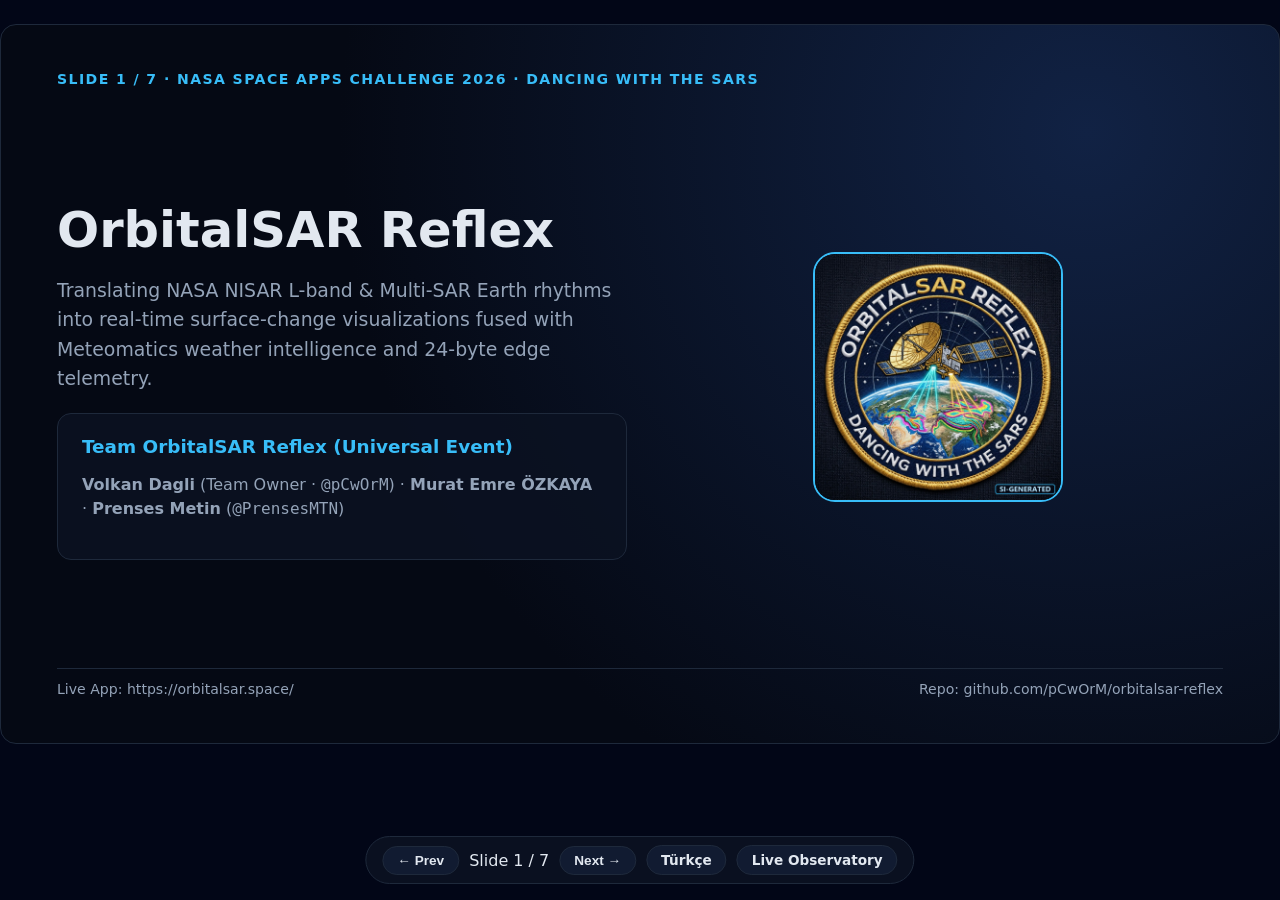
<file: demo/slides.html>
<!DOCTYPE html>
<html lang="en">
<head>
  <meta charset="UTF-8" />
  <meta name="viewport" content="width=device-width, initial-scale=1.0" />
  <title>OrbitalSAR Reflex — 7-Slide NASA Space Apps 2026 Demonstration</title>
  <link rel="icon" type="image/jpeg" href="../assets/orbitalsar_reflex_mission_patch.jpg" />
  <style>
    @page { size: 1280px 720px; margin: 0; }
    :root {
      --bg: #050914;
      --panel: #0b1222;
      --border: #1e293b;
      --accent: #38bdf8;
      --amber: #f59e0b;
      --emerald: #10b981;
      --rose: #f43f5e;
      --text: #e2e8f0;
      --muted: #94a3b8;
    }
    * { box-sizing: border-box; }
    body {
      margin: 0;
      background: #020617;
      color: var(--text);
      font-family: "Inter", system-ui, -apple-system, Segoe UI, Roboto, sans-serif;
    }
    .controls {
      position: fixed;
      bottom: 16px;
      left: 50%;
      transform: translateX(-50%);
      display: flex;
      gap: 10px;
      align-items: center;
      background: rgba(11, 18, 34, 0.92);
      border: 1px solid var(--border);
      border-radius: 999px;
      padding: 8px 16px;
      z-index: 999;
    }
    .controls button, .controls a {
      background: #111b31;
      color: var(--text);
      border: 1px solid var(--border);
      border-radius: 999px;
      padding: 6px 14px;
      font-weight: 600;
      font-size: 0.85rem;
      cursor: pointer;
      text-decoration: none;
    }
    .controls button:hover, .controls a:hover { border-color: var(--accent); }
    .slide {
      width: 1280px;
      height: 720px;
      margin: 24px auto;
      padding: 46px 56px;
      background: radial-gradient(circle at 85% 15%, #112244 0%, var(--bg) 60%);
      border: 1px solid var(--border);
      border-radius: 16px;
      display: none;
      flex-direction: column;
      justify-content: space-between;
      page-break-after: always;
      position: relative;
      overflow: hidden;
    }
    .slide.active { display: flex; }
    .slide-kicker {
      font-size: 0.88rem;
      text-transform: uppercase;
      letter-spacing: 0.1em;
      color: var(--accent);
      font-weight: 700;
    }
    h1 { margin: 8px 0 12px; font-size: 3.1rem; line-height: 1.1; }
    h2 { margin: 8px 0 14px; font-size: 2.15rem; line-height: 1.18; }
    p.lead { font-size: 1.18rem; color: var(--muted); max-width: 900px; line-height: 1.55; }
    .grid-2 { display: grid; grid-template-columns: 1fr 1fr; gap: 26px; align-items: stretch; }
    .grid-3 { display: grid; grid-template-columns: repeat(3, 1fr); gap: 20px; }
    .box {
      background: rgba(11, 18, 34, 0.88);
      border: 1px solid var(--border);
      border-radius: 14px;
      padding: 22px 24px;
    }
    .box h3 { margin: 0 0 8px; color: var(--accent); font-size: 1.15rem; }
    .box p, .box li { color: var(--muted); font-size: 1.0rem; line-height: 1.5; }
    .stat-big { font-size: 2.3rem; font-weight: 800; color: var(--text); margin: 4px 0; }
    .patch-hero { width: 250px; height: 250px; border-radius: 22px; object-fit: cover; border: 2px solid var(--accent); }
    .code-bar {
      font-family: ui-monospace, SFMono-Regular, Menlo, monospace;
      background: #020617;
      border: 1px solid var(--border);
      padding: 14px 18px;
      border-radius: 10px;
      color: var(--accent);
      font-size: 1.02rem;
    }
    .foot {
      display: flex;
      justify-content: space-between;
      font-size: 0.88rem;
      color: var(--muted);
      border-top: 1px solid var(--border);
      padding-top: 12px;
    }
    @media print {
      body { background: var(--bg); }
      .controls { display: none; }
      .slide { display: flex !important; margin: 0; border: none; border-radius: 0; }
    }
  </style>
</head>
<body>
  <div class="controls">
    <button type="button" onclick="prevSlide()">← Prev</button>
    <span id="counter">Slide 1 / 7</span>
    <button type="button" onclick="nextSlide()">Next →</button>
    <a href="slides_tr.html">Türkçe</a>
    <a href="../index.html?lang=en">Live Observatory</a>
  </div>

  <!-- SLIDE 1 -->
  <section class="slide active">
    <div class="slide-kicker">Slide 1 / 7 · NASA Space Apps Challenge 2026 · Dancing with the SARs</div>
    <div class="grid-2" style="align-items:center;">
      <div>
        <h1>OrbitalSAR Reflex</h1>
        <p class="lead">
          Translating NASA NISAR L-band &amp; Multi-SAR Earth rhythms into real-time surface-change
          visualizations fused with Meteomatics weather intelligence and 24-byte edge telemetry.
        </p>
        <div class="box" style="margin-top:20px;">
          <h3>Team OrbitalSAR Reflex (Universal Event)</h3>
          <p><strong>Volkan Dagli</strong> (Team Owner · <code>@pCwOrM</code>) · <strong>Murat Emre ÖZKAYA</strong> · <strong>Prenses Metin</strong> (<code>@PrensesMTN</code>)</p>
        </div>
      </div>
      <div style="display:flex;justify-content:center;">
        <img src="../assets/orbitalsar_reflex_mission_patch.jpg" alt="OrbitalSAR Reflex Mission Patch" class="patch-hero" />
      </div>
    </div>
    <div class="foot"><span>Live App: https://orbitalsar.space/</span><span>Repo: github.com/pCwOrM/orbitalsar-reflex</span></div>
  </section>

  <!-- SLIDE 2 -->
  <section class="slide">
    <div class="slide-kicker">Slide 2 / 7 · The Challenge &amp; Latency Bottleneck</div>
    <div>
      <h2>Seeing Through Clouds — Without Drowning in Gigabytes</h2>
      <p class="lead">Earth's surface shifts continuously through floods, quakes, wildfires, and glacial surges. Radar penetrates darkness and storms, yet two gaps delay public action:</p>
    </div>
    <div class="grid-3">
      <div class="box">
        <h3>1. Perceptual Barrier</h3>
        <p>Raw SAR covariance matrices (<code>GCOV</code>) and unwrapped interferograms (<code>GUNW</code>) are hard for communities and emergency planners to interpret alongside weather drivers.</p>
      </div>
      <div class="box">
        <h3>2. Downlink Bottleneck</h3>
        <div class="stat-big">1.8 GB → 24 B</div>
        <p>Standard SAR scenes demand multi-gigabyte links. Critical flood or seismic trigger alerts wait hours unless distilled deterministically on the edge.</p>
      </div>
      <div class="box">
        <h3>3. Ambiguous Backscatter</h3>
        <p>Radar drops occur in both quiet lakes and flash floods. Cross-checking SAR coherence loss with high-resolution precipitation removes false alarms.</p>
      </div>
    </div>
    <div class="foot"><span>Dancing with the SARs</span><span>OrbitalSAR Reflex · Slide 2</span></div>
  </section>

  <!-- SLIDE 3 -->
  <section class="slide">
    <div class="slide-kicker">Slide 3 / 7 · Architecture &amp; Physical Scattering Model</div>
    <div>
      <h2>Dual-Frequency SAR + Meteomatics Physical Fusion</h2>
      <p class="lead">Combining NASA NISAR L-band (~24 cm) canopy penetration with Sentinel-1 C-band (~5.6 cm) surface sensitivity and live meteorological telemetry.</p>
    </div>
    <div class="grid-2">
      <div class="box">
        <h3>Verified Data Ingestion Pipeline</h3>
        <ul>
          <li><strong>NASA CMR NISAR L2:</strong> <code>C2854338529-ASF</code> (GCOV) &amp; <code>C2854335566-ASF</code> (GUNW InSAR)</li>
          <li><strong>NASA ASF Vertex:</strong> Sentinel-1 GRD/SLC &amp; Quad-Pol UAVSAR L-band</li>
          <li><strong>Microsoft Planetary Computer:</strong> Public STAC <code>sentinel-1-rtc</code></li>
          <li><strong>Meteomatics API:</strong> <code>precip_24h:mm</code>, <code>t_2m:C</code>, wind &amp; RH synced to pass epochs</li>
        </ul>
      </div>
      <div class="box">
        <h3>Physical Scattering Signatures</h3>
        <ul>
          <li><strong>Specular Flood Drop:</strong> Δσ⁰ ≤ −3.0 dB &amp; Δγ ≥ 0.35 + rain verification</li>
          <li><strong>Canopy Penetration (L-Band):</strong> Double-bounce trunk flooding &amp; RVI burn scars</li>
          <li><strong>Repeat-Pass Deformation:</strong> GUNW interferometric phase shift &amp; coherence loss</li>
          <li><strong>Cryosphere Surge:</strong> Sub-zero temperature gate isolating basal ice shear</li>
        </ul>
      </div>
    </div>
    <div class="foot"><span>src/nasa_stac_client.py · src/sar_reflex_core.py</span><span>OrbitalSAR Reflex · Slide 3</span></div>
  </section>

  <!-- SLIDE 4 -->
  <section class="slide">
    <div class="slide-kicker">Slide 4 / 7 · 0-SRAM / 24-Byte Deterministic Edge Telemetry</div>
    <div>
      <h2>From Gigabyte Granules to 24-Byte Verified Reflex Packets</h2>
      <p class="lead">Every anomaly is distilled into a fixed little-endian binary frame (<code>&lt;IffffBBH&gt;</code>) protected by CRC-16, achieving &gt;7.5×10⁷× alert bandwidth compression.</p>
    </div>
    <div class="code-bar">
      Göksu Sample Frame (24 B): ab 89 d5 6a | ae 47 11 42 | 85 eb 07 42 | c1 a8 c0 c0 | 0a d7 23 3f | 01 | 91 | 19 71
    </div>
    <div class="grid-3">
      <div class="box">
        <h3>Bytes 0–11 (Space-Time)</h3>
        <p><code>uint32</code> epoch seconds + <code>float32</code> latitude &amp; longitude pinpoint exact disaster footprint.</p>
      </div>
      <div class="box">
        <h3>Bytes 12–21 (SAR Physics)</h3>
        <p><code>float32</code> Δσ⁰ (dB), <code>float32</code> Δγ coherence drop, <code>uint8</code> anomaly code (0–5) &amp; severity (0–255).</p>
      </div>
      <div class="box">
        <h3>Bytes 22–23 (CRC-16)</h3>
        <p>Deterministic <code>zlib.crc32(body) &amp; 0xFFFF</code> checksum blocks bit corruption across narrowband downlinks.</p>
      </div>
    </div>
    <div class="foot"><span>Bit-identical in Python &amp; Web Browser JS</span><span>OrbitalSAR Reflex · Slide 4</span></div>
  </section>

  <!-- SLIDE 5 -->
  <section class="slide">
    <div class="slide-kicker">Slide 5 / 7 · Hometown Case Study: Göksu Delta &amp; Mersin–Taurus Basin, Turkey</div>
    <div>
      <h2>Storm Pulse × NISAR L-Band Flood Reflex (36.32°N, 33.98°E)</h2>
      <p class="lead">Our hometown basin connects Taurus mountain runoff to ecologically vital Göksu wetlands and coastal farms.</p>
    </div>
    <div class="grid-2">
      <div class="box">
        <h3>Verified October 2026 Multi-Sensor Sync</h3>
        <ul>
          <li><strong>NASA NISAR GCOV:</strong> <code>NISAR_L2_PR_GCOV_033_100_A_020...</code> (2026-10-19)</li>
          <li><strong>NASA NISAR GUNW:</strong> 12-day pair <code>2026-10-07 → 2026-10-19</code></li>
          <li><strong>Planetary Computer S1:</strong> Live Mersin coastal <code>sentinel-1-rtc</code> swath</li>
          <li><strong>Meteomatics 24h Rain Peak:</strong> <strong>42.59 mm/24h</strong> logged inside window</li>
        </ul>
      </div>
      <div class="box">
        <h3>OrbitalSAR Reflex Verdict</h3>
        <div class="stat-big" style="color:var(--accent);">FLOOD_INUNDATION</div>
        <p>Δσ⁰ = <strong>−6.02 dB</strong> · Coherence Drop Δγ = <strong>0.64</strong> · Severity = <strong>145/255</strong> · Weather×SAR Confidence = <strong>74.5%</strong>.</p>
        <p>Interactive layer wipe compares NISAR <code>HHHH</code> / <code>HVHV</code> polarizations against <code>GUNW</code> and Sentinel-1 VV/VH.</p>
      </div>
    </div>
    <div class="foot"><span>Göksu Delta &amp; Mersin–Taurus Corridor</span><span>OrbitalSAR Reflex · Slide 5</span></div>
  </section>

  <!-- SLIDE 6 -->
  <section class="slide">
    <div class="slide-kicker">Slide 6 / 7 · Global Dance Across 4 Study Continents</div>
    <div>
      <h2>Four Distinct Surface Physics Regimes Verified Live</h2>
    </div>
    <div class="grid-3">
      <div class="box">
        <h3>Hayward Fault, CA (USA)</h3>
        <p><strong>SURFACE_DEFORMATION (Sev 76)</strong><br/>NISAR <code>GUNW</code> (2026-10-09→21) + NASA Quad-Pol L-band <strong>UAVSAR</strong> track fault creep &amp; Delta levees.</p>
      </div>
      <div class="box">
        <h3>Central Amazon (Brazil)</h3>
        <p><strong>WILDFIRE_SCAR (Sev 93)</strong><br/>NISAR L-band <code>DHDH</code> penetrates closed canopy (ΔRVI = −0.81) where optical clouds blind passive sensors.</p>
      </div>
      <div class="box">
        <h3>Malaspina Glacier (Alaska)</h3>
        <p><strong>GLACIER_SURGE (Sev 98)</strong><br/>Sub-zero Meteomatics gating (−3.8 °C) isolates Δγ = 0.78 basal ice shear in NISAR InSAR pairs.</p>
      </div>
    </div>
    <div class="box">
      <h3>Live Browser NASA + STAC Explorer</h3>
      <p>The live web observatory queries <code>cmr.earthdata.nasa.gov</code> &amp; Planetary Computer STAC in real time via CORS for instant citizen-science verification.</p>
    </div>
    <div class="foot"><span>4 Verified Regions · 24 NISAR + 12 ASF + 12 S1-RTC + Weather Series</span><span>OrbitalSAR Reflex · Slide 6</span></div>
  </section>

  <!-- SLIDE 7 -->
  <section class="slide">
    <div class="slide-kicker">Slide 7 / 7 · Open-Source Impact, Verification &amp; Credits</div>
    <div>
      <h2>Open, Reproducible &amp; Tested for Spaceflight-Grade Clarity</h2>
    </div>
    <div class="grid-2">
      <div class="box">
        <h3>Verification &amp; Open Access</h3>
        <ul>
          <li><strong>Live Web Observatory:</strong> <code>https://orbitalsar.space/</code></li>
          <li><strong>Team Contact Email:</strong> <code>info@orbitalsar.space</code></li>
          <li><strong>MIT Open-Source Code:</strong> <code>github.com/pCwOrM/orbitalsar-reflex</code></li>
          <li><strong>Automated Unit Tests:</strong> <code>11/11 PASS</code> verifying CRC-16 framing, TLS client defaults, classification thresholds &amp; JSON dataset integrity.</li>
          <li><strong>Live Downloadable Binary:</strong> Export 24-byte <code>.bin</code> telemetry packets straight from browser sliders.</li>
        </ul>
      </div>
      <div class="box">
        <h3>NASA &amp; Global Collaborator Credits</h3>
        <ul>
          <li>NASA Earthdata CMR (NISAR L2 Provisional GCOV / GUNW)</li>
          <li>NASA Alaska Satellite Facility (Sentinel-1 &amp; UAVSAR)</li>
          <li>Microsoft Planetary Computer STAC (<code>sentinel-1-rtc</code>)</li>
          <li>Meteomatics Weather API (Global Offer Partner)</li>
        </ul>
      </div>
    </div>
    <div class="foot"><span>SI Disclosure: Mission patch &amp; scaffolding AI-assisted; zero NASA logos in AI assets.</span><span>OrbitalSAR Reflex · Slide 7 / 7</span></div>
  </section>

  <script>
    const slides = Array.from(document.querySelectorAll(".slide"));
    let idx = 0;
    function show(n) {
      idx = (n + slides.length) % slides.length;
      slides.forEach((s, i) => s.classList.toggle("active", i === idx));
      document.getElementById("counter").textContent = `Slide ${idx + 1} / ${slides.length}`;
    }
    function nextSlide() { show(idx + 1); }
    function prevSlide() { show(idx - 1); }
    window.addEventListener("keydown", (e) => {
      if (e.key === "ArrowRight" || e.key === " ") nextSlide();
      if (e.key === "ArrowLeft") prevSlide();
    });
  </script>
</body>
</html>
</file>
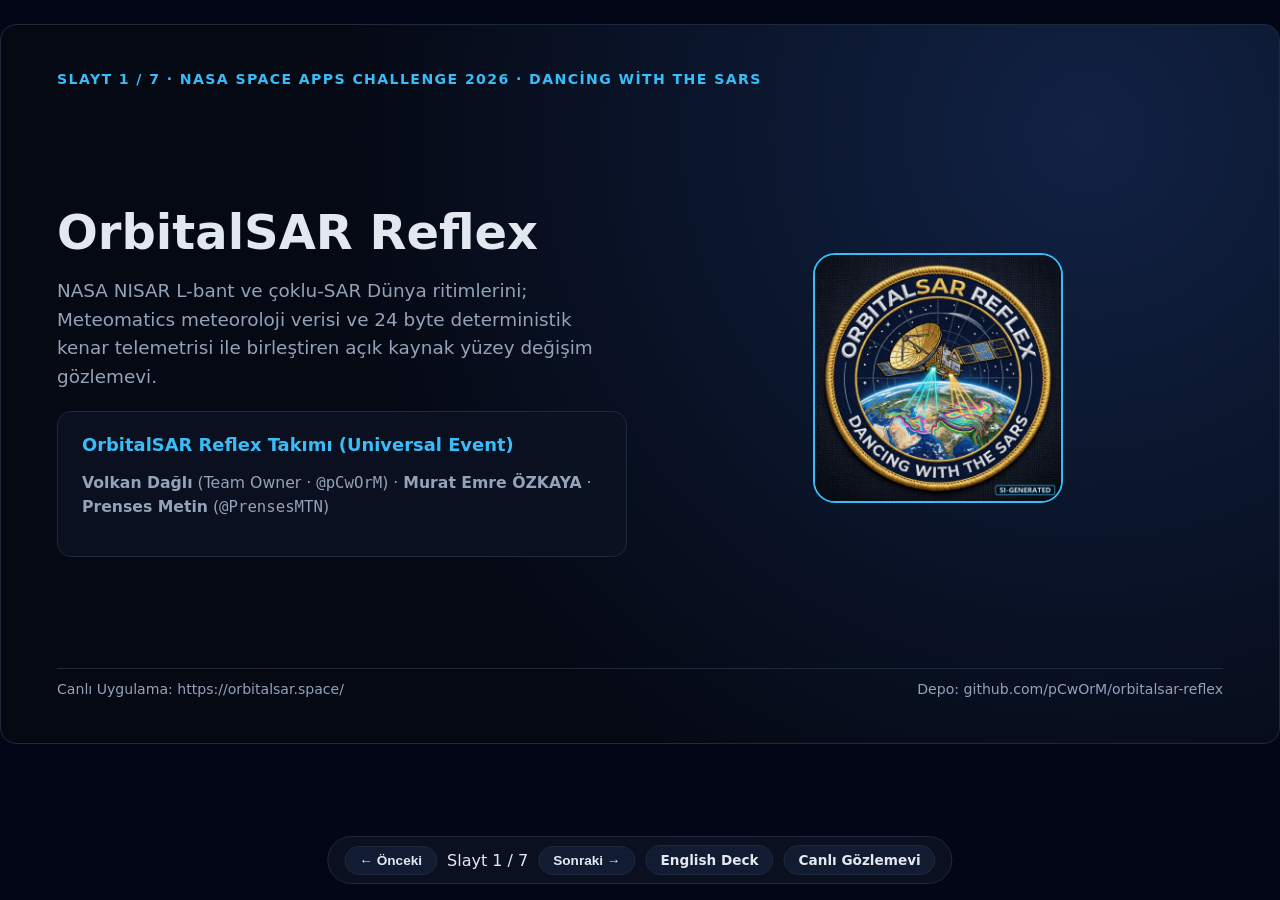
<file: demo/slides_tr.html>
<!DOCTYPE html>
<html lang="tr">
<head>
  <meta charset="UTF-8" />
  <meta name="viewport" content="width=device-width, initial-scale=1.0" />
  <title>OrbitalSAR Reflex — 7 Slaytlık NASA Space Apps 2026 Sunumu (Türkçe)</title>
  <link rel="icon" type="image/jpeg" href="../assets/orbitalsar_reflex_mission_patch.jpg" />
  <style>
    @page { size: 1280px 720px; margin: 0; }
    :root {
      --bg: #050914;
      --panel: #0b1222;
      --border: #1e293b;
      --accent: #38bdf8;
      --amber: #f59e0b;
      --emerald: #10b981;
      --rose: #f43f5e;
      --text: #e2e8f0;
      --muted: #94a3b8;
    }
    * { box-sizing: border-box; }
    body {
      margin: 0;
      background: #020617;
      color: var(--text);
      font-family: "Inter", "Segoe UI", system-ui, -apple-system, Roboto, sans-serif;
    }
    .controls {
      position: fixed;
      bottom: 16px;
      left: 50%;
      transform: translateX(-50%);
      display: flex;
      gap: 10px;
      align-items: center;
      background: rgba(11, 18, 34, 0.92);
      border: 1px solid var(--border);
      border-radius: 999px;
      padding: 8px 16px;
      z-index: 999;
    }
    .controls button, .controls a {
      background: #111b31;
      color: var(--text);
      border: 1px solid var(--border);
      border-radius: 999px;
      padding: 6px 14px;
      font-weight: 600;
      font-size: 0.85rem;
      cursor: pointer;
      text-decoration: none;
    }
    .controls button:hover, .controls a:hover { border-color: var(--accent); }
    .slide {
      width: 1280px;
      height: 720px;
      margin: 24px auto;
      padding: 46px 56px;
      background: radial-gradient(circle at 85% 15%, #112244 0%, var(--bg) 60%);
      border: 1px solid var(--border);
      border-radius: 16px;
      display: none;
      flex-direction: column;
      justify-content: space-between;
      page-break-after: always;
      position: relative;
      overflow: hidden;
    }
    .slide.active { display: flex; }
    .slide-kicker {
      font-size: 0.88rem;
      text-transform: uppercase;
      letter-spacing: 0.1em;
      color: var(--accent);
      font-weight: 700;
    }
    h1 { margin: 8px 0 12px; font-size: 3.0rem; line-height: 1.1; }
    h2 { margin: 8px 0 14px; font-size: 2.05rem; line-height: 1.2; }
    p.lead { font-size: 1.15rem; color: var(--muted); max-width: 920px; line-height: 1.55; }
    .grid-2 { display: grid; grid-template-columns: 1fr 1fr; gap: 26px; align-items: stretch; }
    .grid-3 { display: grid; grid-template-columns: repeat(3, 1fr); gap: 20px; }
    .box {
      background: rgba(11, 18, 34, 0.88);
      border: 1px solid var(--border);
      border-radius: 14px;
      padding: 22px 24px;
    }
    .box h3 { margin: 0 0 8px; color: var(--accent); font-size: 1.12rem; }
    .box p, .box li { color: var(--muted); font-size: 0.98rem; line-height: 1.5; }
    .stat-big { font-size: 2.2rem; font-weight: 800; color: var(--text); margin: 4px 0; }
    .patch-hero { width: 250px; height: 250px; border-radius: 22px; object-fit: cover; border: 2px solid var(--accent); }
    .code-bar {
      font-family: ui-monospace, SFMono-Regular, Menlo, monospace;
      background: #020617;
      border: 1px solid var(--border);
      padding: 14px 18px;
      border-radius: 10px;
      color: var(--accent);
      font-size: 1.0rem;
    }
    .foot {
      display: flex;
      justify-content: space-between;
      font-size: 0.88rem;
      color: var(--muted);
      border-top: 1px solid var(--border);
      padding-top: 12px;
    }
    @media print {
      body { background: var(--bg); }
      .controls { display: none; }
      .slide { display: flex !important; margin: 0; border: none; border-radius: 0; }
    }
  </style>
</head>
<body>
  <div class="controls">
    <button type="button" onclick="prevSlide()">← Önceki</button>
    <span id="counter">Slayt 1 / 7</span>
    <button type="button" onclick="nextSlide()">Sonraki →</button>
    <a href="slides.html">English Deck</a>
    <a href="../index.html?lang=tr">Canlı Gözlemevi</a>
  </div>

  <!-- SLAYT 1 -->
  <section class="slide active">
    <div class="slide-kicker">Slayt 1 / 7 · NASA Space Apps Challenge 2026 · Dancing with the SARs</div>
    <div class="grid-2" style="align-items:center;">
      <div>
        <h1>OrbitalSAR Reflex</h1>
        <p class="lead">
          NASA NISAR L-bant ve çoklu-SAR Dünya ritimlerini; Meteomatics meteoroloji verisi ve
          24 byte deterministik kenar telemetrisi ile birleştiren açık kaynak yüzey değişim gözlemevi.
        </p>
        <div class="box" style="margin-top:20px;">
          <h3>OrbitalSAR Reflex Takımı (Universal Event)</h3>
          <p><strong>Volkan Dağlı</strong> (Team Owner · <code>@pCwOrM</code>) · <strong>Murat Emre ÖZKAYA</strong> · <strong>Prenses Metin</strong> (<code>@PrensesMTN</code>)</p>
        </div>
      </div>
      <div style="display:flex;justify-content:center;">
        <img src="../assets/orbitalsar_reflex_mission_patch.jpg" alt="OrbitalSAR Reflex Görev Arması" class="patch-hero" />
      </div>
    </div>
    <div class="foot"><span>Canlı Uygulama: https://orbitalsar.space/</span><span>Depo: github.com/pCwOrM/orbitalsar-reflex</span></div>
  </section>

  <!-- SLAYT 2 -->
  <section class="slide">
    <div class="slide-kicker">Slayt 2 / 7 · Problem ve İletişim Darboğazı</div>
    <div>
      <h2>Bulutların Ötesini Görmek — Gigabaytlar Altında Boğulmadan</h2>
      <p class="lead">Dünya yüzeyi sel, deprem, orman yangını ve buzul hareketleriyle sürekli devinir. Radar gece ve bulut arkasını görür; ancak halk ve karar vericiler için iki büyük engel vardır:</p>
    </div>
    <div class="grid-3">
      <div class="box">
        <h3>1. Yorumlama Engeli</h3>
        <p>Ham SAR kovaryans (<code>GCOV</code>) ve interferogram (<code>GUNW</code>) ürünleri hava durumu sürücüleriyle birlikte sunulmadıkça anlaşılması güçtür.</p>
      </div>
      <div class="box">
        <h3>2. İndirme (Downlink) Darboğazı</h3>
        <div class="stat-big">1.8 GB → 24 B</div>
        <p>Ham SAR sahneleri çok gigabaytlıktır. Kritik sel veya kırılma uyarıları uç birimde sıkıştırılmazsa saatlerce gecikme yaşanır.</p>
      </div>
      <div class="box">
        <h3>3. Yanlış Alarm Riski</h3>
        <p>Sakin göller de taşkın suları da düşük geri saçılım verir. SAR koherans düşüşünü yüksek çözünürlüklü yağış verisiyle doğrulamak gerekir.</p>
      </div>
    </div>
    <div class="foot"><span>Dancing with the SARs</span><span>OrbitalSAR Reflex · Slayt 2</span></div>
  </section>

  <!-- SLAYT 3 -->
  <section class="slide">
    <div class="slide-kicker">Slayt 3 / 7 · Mimari ve Fiziksel Saçılım Modeli</div>
    <div>
      <h2>Çift Frekanslı SAR + Meteomatics Fiziksel Füzyonu</h2>
      <p class="lead">NASA NISAR L-bant (~24 cm) kanopi nüfuzu, Sentinel-1 C-bant (~5.6 cm) yüzey duyarlılığı ve senkron meteorolojik telemetri bir arada.</p>
    </div>
    <div class="grid-2">
      <div class="box">
        <h3>Doğrulanmış Veri Kaynakları</h3>
        <ul>
          <li><strong>NASA CMR NISAR L2:</strong> <code>C2854338529-ASF</code> (GCOV) &amp; <code>C2854335566-ASF</code> (GUNW InSAR)</li>
          <li><strong>NASA ASF Vertex:</strong> Sentinel-1 GRD/SLC ve Dört-Polarizasyonlu UAVSAR L-bant</li>
          <li><strong>Microsoft Planetary Computer:</strong> Açık STAC <code>sentinel-1-rtc</code></li>
          <li><strong>Meteomatics API:</strong> Uydu geçiş penceresine eşleşik <code>precip_24h:mm</code> &amp; <code>t_2m:C</code></li>
        </ul>
      </div>
      <div class="box">
        <h3>Fiziksel Saçılım İmzaları</h3>
        <ul>
          <li><strong>Taşkın / Sel:</strong> Δσ⁰ ≤ −3.0 dB ve Δγ ≥ 0.35 + yağış güven skoru</li>
          <li><strong>Kanopi İçi Algılama (L-Bant):</strong> Ağaç gövdesi çift sekme ve RVI yangın izi</li>
          <li><strong>Tektonik Deformasyon:</strong> GUNW interferometrik faz ve koherans kaybı</li>
          <li><strong>Buzul Hızlanması:</strong> Sıfır altı sıcaklık kapısı ile bazal buz kayması ayrımı</li>
        </ul>
      </div>
    </div>
    <div class="foot"><span>src/nasa_stac_client.py · src/sar_reflex_core.py</span><span>OrbitalSAR Reflex · Slayt 3</span></div>
  </section>

  <!-- SLAYT 4 -->
  <section class="slide">
    <div class="slide-kicker">Slayt 4 / 7 · 0-SRAM / 24-Byte Deterministik Kenar Telemetrisi</div>
    <div>
      <h2>Gigabaytlık Granüllerden 24-Byte CRC-16 Korumalı Refleks Paketine</h2>
      <p class="lead">Her yüzey anomalisi <code>&lt;IffffBBH&gt;</code> little-endian ikili çerçevesine sıkıştırılır; dar bantlı afet hatlarında &gt;7.5×10⁷× alarm veri tasarrufu sağlar.</p>
    </div>
    <div class="code-bar">
      Göksu Örnek Paketi (24 B): ab 89 d5 6a | ae 47 11 42 | 85 eb 07 42 | c1 a8 c0 c0 | 0a d7 23 3f | 01 | 91 | 19 71
    </div>
    <div class="grid-3">
      <div class="box">
        <h3>Byte 0–11 (Uzay-Zaman)</h3>
        <p><code>uint32</code> zaman damgası ve <code>float32</code> enlem-boylam ile olay koordinatı kilitlenir.</p>
      </div>
      <div class="box">
        <h3>Byte 12–21 (SAR Fiziği)</h3>
        <p><code>float32</code> Δσ⁰ (dB), Δγ koherans düşüşü, <code>uint8</code> anomali kodu (0–5) ve şiddet (0–255).</p>
      </div>
      <div class="box">
        <h3>Byte 22–23 (CRC-16)</h3>
        <p>Python ve tarayıcı JS tarafında bit düzeyinde birebir aynı <code>zlib.crc32 &amp; 0xFFFF</code> doğrulaması.</p>
      </div>
    </div>
    <div class="foot"><span>Python ve Tarayıcı JavaScript Arasında Bit-Birebir Uyum</span><span>OrbitalSAR Reflex · Slayt 4</span></div>
  </section>

  <!-- SLAYT 5 -->
  <section class="slide">
    <div class="slide-kicker">Slayt 5 / 7 · Yerel Vaka Çalışması: Göksu Deltası ve Mersin–Toros Havzası, Türkiye</div>
    <div>
      <h2>Sağanak Nabzı × NISAR L-Bant Sel Refleksi (36.32°N, 33.98°E)</h2>
      <p class="lead">Toros dağlarından gelen akışları ekolojik açıdan kritik Göksu sulak alanlarına bağlayan yerel taşkın koridorumuz.</p>
    </div>
    <div class="grid-2">
      <div class="box">
        <h3>Ekim 2026 Çoklu-Sensör Doğrulaması</h3>
        <ul>
          <li><strong>NASA NISAR GCOV:</strong> <code>NISAR_L2_PR_GCOV_033_100_A_020...</code> (2026-10-19)</li>
          <li><strong>NASA NISAR GUNW:</strong> 12 günlük interferogram <code>2026-10-07 → 2026-10-19</code></li>
          <li><strong>Planetary Computer S1:</strong> Mersin kıyı şeridi <code>sentinel-1-rtc</code> taraması</li>
          <li><strong>Meteomatics 24s Yağış Zirvesi:</strong> Pencere içi <strong>42.59 mm/24s</strong></li>
        </ul>
      </div>
      <div class="box">
        <h3>OrbitalSAR Reflex Çıktısı</h3>
        <div class="stat-big" style="color:var(--accent);">FLOOD_INUNDATION</div>
        <p>Δσ⁰ = <strong>−6.02 dB</strong> · Koherans Kaybı Δγ = <strong>0.64</strong> · Şiddet = <strong>145/255</strong> · Hava×SAR Güveni = <strong>%74.5</strong>.</p>
        <p>Sürüklenebilir karşılaştırıcı ile NISAR <code>HHHH</code> / <code>HVHV</code> polarizasyonları ve <code>GUNW</code> anlık incelenir.</p>
      </div>
    </div>
    <div class="foot"><span>Göksu Deltası ve Mersin–Toros Koridoru</span><span>OrbitalSAR Reflex · Slayt 5</span></div>
  </section>

  <!-- SLAYT 6 -->
  <section class="slide">
    <div class="slide-kicker">Slayt 6 / 7 · 4 Kıtada Küresel Yüzey Ritimleri</div>
    <div>
      <h2>Canlı Doğrulanmış Dört Farklı Fiziksel Değişim Rejimi</h2>
    </div>
    <div class="grid-3">
      <div class="box">
        <h3>Hayward Fayı, CA (ABD)</h3>
        <p><strong>SURFACE_DEFORMATION (76/255)</strong><br/>NISAR <code>GUNW</code> (2026-10-09→21) + NASA L-bant <strong>UAVSAR</strong> ile fay hareketi ve set çökmesi izleme.</p>
      </div>
      <div class="box">
        <h3>Orta Amazon (Brezilya)</h3>
        <p><strong>WILDFIRE_SCAR (93/255)</strong><br/>NISAR L-bant <code>DHDH</code>, optik uyduyu kör eden bulutları aşarak kanopi altı değişimi (ΔRVI = −0.81) yakalar.</p>
      </div>
      <div class="box">
        <h3>Malaspina Buzulu (Alaska)</h3>
        <p><strong>GLACIER_SURGE (98/255)</strong><br/>Sıfır altı Meteomatics eşiklemesi (−3.8 °C) ile Δγ = 0.78 bazal buz kayması ayrıştırılır.</p>
      </div>
    </div>
    <div class="box">
      <h3>Canlı NASA + Planetary Computer Tarayıcı Sorgusu</h3>
      <p>Gözlemevi, CORS üzerinden doğrudan <code>cmr.earthdata.nasa.gov</code> ve Planetary Computer STAC servislerine canlı bağlanarak en güncel sahneleri listeler.</p>
    </div>
    <div class="foot"><span>4 Doğrulanmış Bölge · 24 NISAR + 12 ASF + 12 S1-RTC + Hava Zaman Serisi</span><span>OrbitalSAR Reflex · Slayt 6</span></div>
  </section>

  <!-- SLAYT 7 -->
  <section class="slide">
    <div class="slide-kicker">Slayt 7 / 7 · Açık Kaynak Etki, Doğrulama ve Teşekkür</div>
    <div>
      <h2>Açık, Tekrarlanabilir ve Test Edilmiş Mimari</h2>
    </div>
    <div class="grid-2">
      <div class="box">
        <h3>Doğrulama ve Açık Erişim</h3>
        <ul>
          <li><strong>Canlı Web Gözlemevi:</strong> <code>https://orbitalsar.space/</code></li>
          <li><strong>Takım İletişim E-postası:</strong> <code>info@orbitalsar.space</code></li>
          <li><strong>MIT Açık Kaynak Kod:</strong> <code>github.com/pCwOrM/orbitalsar-reflex</code></li>
          <li><strong>Otomatik Birim Testleri:</strong> <code>11/11 PASS</code> (CRC-16 çerçeveleme, TLS varsayılanları, eşikler ve JSON veri doğrulaması)</li>
          <li><strong>İkili Çıktı İndirme:</strong> Canlı simülatörden 24-byte <code>.bin</code> telemetri indirme</li>
        </ul>
      </div>
      <div class="box">
        <h3>NASA ve Global İş Ortağı Veri Kaynakları</h3>
        <ul>
          <li>NASA Earthdata CMR (NISAR L2 Provisional GCOV / GUNW)</li>
          <li>NASA Alaska Satellite Facility (Sentinel-1 &amp; UAVSAR)</li>
          <li>Microsoft Planetary Computer STAC (<code>sentinel-1-rtc</code>)</li>
          <li>Meteomatics Weather API (Global Offer Partner)</li>
        </ul>
      </div>
    </div>
    <div class="foot"><span>SI Şeffaflığı: Görev arması ve iskelet yapıda YZ desteği kullanılmıştır; NASA logosu içermez.</span><span>OrbitalSAR Reflex · Slayt 7 / 7</span></div>
  </section>

  <script>
    const slides = Array.from(document.querySelectorAll(".slide"));
    let idx = 0;
    function show(n) {
      idx = (n + slides.length) % slides.length;
      slides.forEach((s, i) => s.classList.toggle("active", i === idx));
      document.getElementById("counter").textContent = `Slayt ${idx + 1} / ${slides.length}`;
    }
    function nextSlide() { show(idx + 1); }
    function prevSlide() { show(idx - 1); }
    window.addEventListener("keydown", (e) => {
      if (e.key === "ArrowRight" || e.key === " ") nextSlide();
      if (e.key === "ArrowLeft") prevSlide();
    });
  </script>
</body>
</html>
</file>
